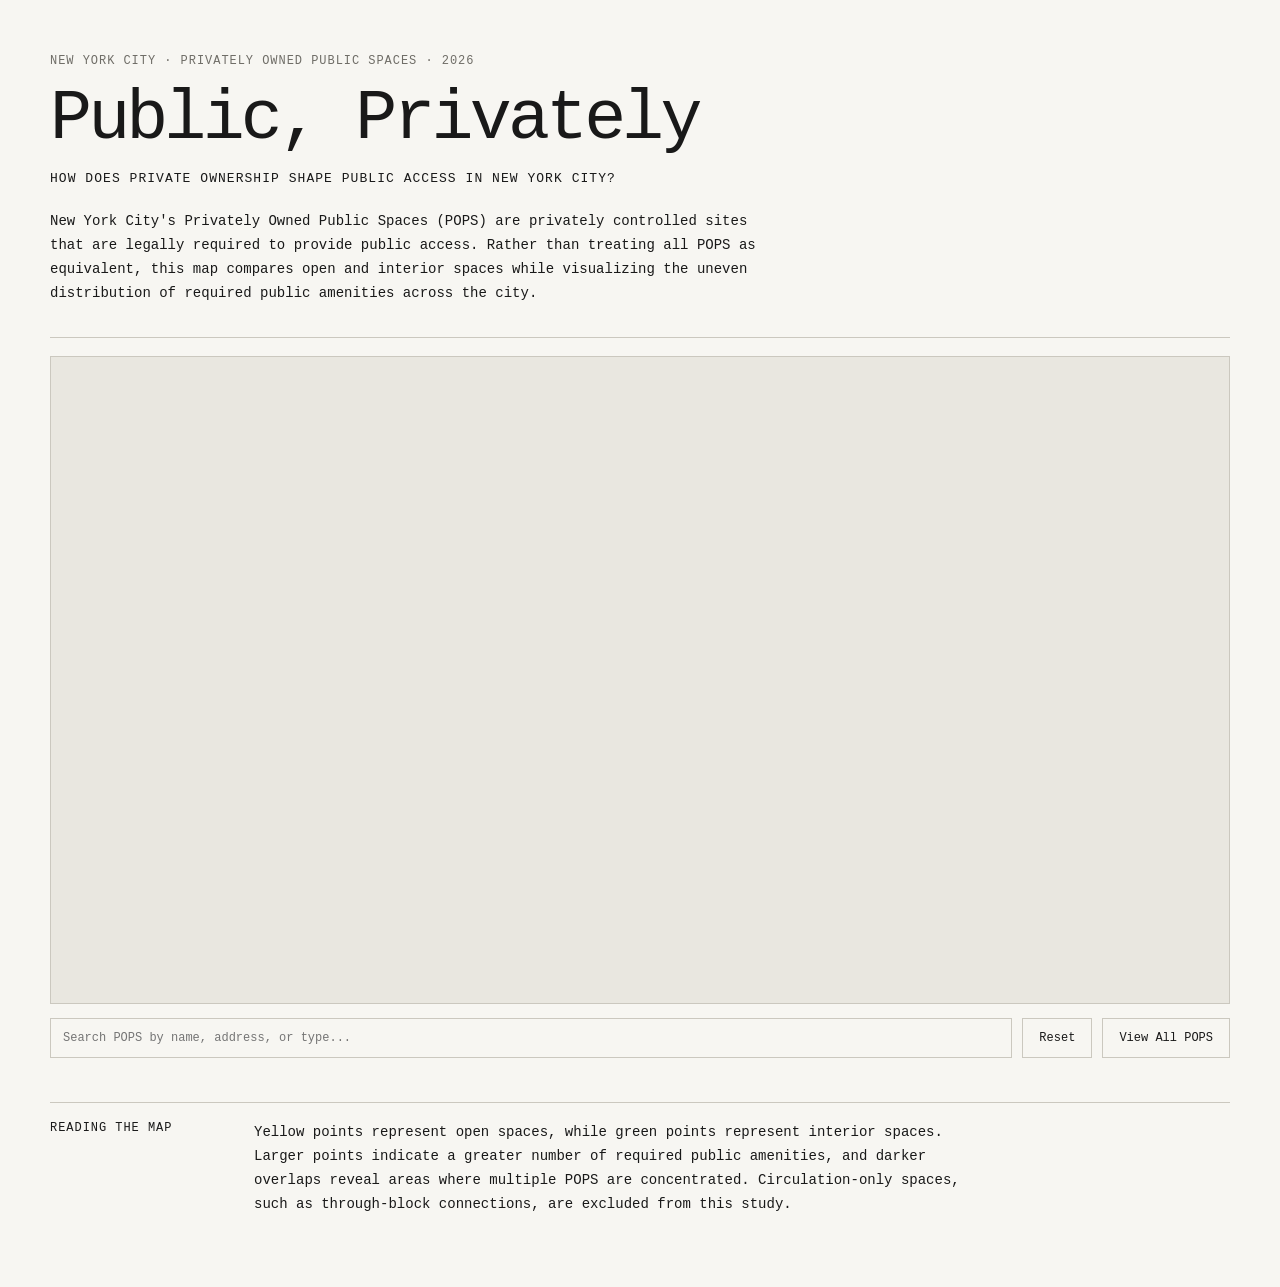
<file: public-privately/index.html>
<!DOCTYPE html>
<html lang="en">
<head>
    <meta charset="UTF-8">
    <meta name="viewport" content="width=device-width, initial-scale=1.0">
    <title>Public, Privately — NYC POPS</title>
    <link href="https://api.mapbox.com/mapbox-gl-js/v2.15.0/mapbox-gl.css" rel="stylesheet">
    <link rel="stylesheet" href="style.css">
</head>
<main>
    <header class="project-header">
        <p class="project-meta">New York City · Privately Owned Public Spaces · 2026</p>

        <h1>Public, Privately</h1>

        <p class="project-subtitle">
            How does private ownership shape public access in New York City?
        </p>

        <p class="project-description">
            New York City's Privately Owned Public Spaces (POPS) are privately controlled
            sites that are legally required to provide public access. Rather than treating
            all POPS as equivalent, this map compares open and interior spaces while
            visualizing the uneven distribution of required public amenities across the city.
        </p>
    </header>

    <section class="map-section" aria-label="Interactive map of New York City POPS">

        <div id="mapbox-container-3"></div>

        <div class="controls" aria-label="Map controls">

            <input
                type="text"
                id="searchFeature"
                placeholder="Search POPS by name, address, or type..."
                aria-label="Search POPS"
            >

            <button id="resetFilters" type="button">
                Reset
            </button>

            <button id="fitToData" type="button">
                View All POPS
            </button>

        </div>

    </section>

    <section class="method-note">

        <h2>Reading the Map</h2>

        <p>
            Yellow points represent open spaces, while green points represent interior
            spaces. Larger points indicate a greater number of required public amenities,
            and darker overlaps reveal areas where multiple POPS are concentrated.
            Circulation-only spaces, such as through-block connections, are excluded
            from this study.
        </p>

    </section>

</main>

    <script src="https://api.mapbox.com/mapbox-gl-js/v2.15.0/mapbox-gl.js"></script>
    <script src="mapBox_Sketch_03.js"></script>
</body>
</html>
</file>
<file: public-privately/style.css>
:root {
    --page-background: #f7f6f2;
    --text: #191919;
    --muted: #6f6d67;
    --line: #cbc8bf;
    --panel: rgba(247, 246, 242, 0.94);
    --button-hover: #e8e5dc;
}

* {
    box-sizing: border-box;
}

body {
    margin: 0;
    background: var(--page-background);
    color: var(--text);
    font-family: "Courier New", Courier, monospace;
}

main {
    width: min(1180px, calc(100% - 48px));
    margin: 0 auto;
    padding: 54px 0 70px;
}

.project-header {
    max-width: 780px;
    margin-bottom: 32px;
}

.project-meta,
.project-subtitle,
.method-note h2 {
    text-transform: uppercase;
    letter-spacing: 0.08em;
}

.project-meta {
    margin: 0 0 18px;
    color: var(--muted);
    font-size: 12px;
}

h1 {
    margin: 0;
    font-size: clamp(32px, 6vw, 70px);
    font-weight: 400;
    letter-spacing: -0.055em;
    line-height: 0.96;
}

.project-subtitle {
    margin: 18px 0 0;
    font-size: 13px;
}

.project-description,
.method-note p {
    max-width: 720px;
    margin: 24px 0 0;
    font-size: 14px;
    line-height: 1.7;
}

.map-section {
    border-top: 1px solid var(--line);
    padding-top: 18px;
}

#mapbox-container-3 {
    position: relative;
    width: 100%;
    height: min(72vh, 760px);
    min-height: 520px;
    border: 1px solid var(--line);
    background: #e9e7e0;
}

.controls {
    display: flex;
    flex-wrap: wrap;
    gap: 10px;
    margin-top: 14px;
}

.controls input,
.controls button {
    min-height: 40px;
    border: 1px solid var(--line);
    border-radius: 0;
    background: transparent;
    color: var(--text);
    font: inherit;
    font-size: 12px;
}

.controls input {
    flex: 1 1 320px;
    padding: 10px 12px;
}

.controls button {
    padding: 10px 16px;
    cursor: pointer;
}

.controls button:hover {
    background: var(--button-hover);
}

.controls input:focus,
.controls button:focus-visible {
    outline: 2px solid var(--text);
    outline-offset: 2px;
}

.method-note {
    display: grid;
    grid-template-columns: 180px minmax(0, 720px);
    gap: 24px;
    margin-top: 44px;
    padding-top: 18px;
    border-top: 1px solid var(--line);
}

.method-note h2,
.method-note p {
    margin: 0;
}

.method-note h2 {
    font-size: 12px;
    font-weight: 400;
}

.mapboxgl-popup-content {
    border: 1px solid var(--line);
    border-radius: 0;
    box-shadow: none;
    font-family: "Courier New", Courier, monospace;
}

.mapboxgl-popup-close-button {
    padding: 4px 7px;
    font-size: 18px;
}

.map-overlay {
    position: absolute;
    z-index: 5;
    background: var(--panel);
    border: 1px solid var(--line);
    backdrop-filter: blur(3px);
    font-size: 11px;
    line-height: 1.5;
}

.layer-control {
    top: 14px;
    left: 14px;
    width: 190px;
    padding: 12px;
}

.map-legend {
    right: 14px;
    bottom: 28px;
    width: 205px;
    padding: 12px;
}

.overlay-title {
    margin-bottom: 8px;
    text-transform: uppercase;
    letter-spacing: 0.08em;
}

.layer-row,
.legend-row {
    display: flex;
    align-items: center;
    gap: 8px;
    margin: 6px 0;
}

.layer-row {
    cursor: pointer;
}

.category-dot {
    display: inline-block;
    width: 10px;
    height: 10px;
    flex: 0 0 auto;
    border: 0;
    border-radius: 50%;
}

.size-key {
    display: flex;
    align-items: flex-end;
    gap: 9px;
    min-height: 24px;
    margin: 10px 0 4px;
}

.size-circle {
    display: inline-block;
    border: 1px solid var(--text);
    border-radius: 50%;
}

.overlay-note {
    margin-top: 9px;
    padding-top: 8px;
    border-top: 1px solid var(--line);
    color: var(--muted);
}

@media (max-width: 700px) {
    main {
        width: min(100% - 24px, 1180px);
        padding-top: 28px;
    }

    #mapbox-container-3 {
        height: 68vh;
        min-height: 440px;
    }

    .method-note {
        grid-template-columns: 1fr;
        gap: 10px;
    }

    .map-legend {
        display: none;
    }

    .layer-control {
        width: 178px;
    }
}
</file>
